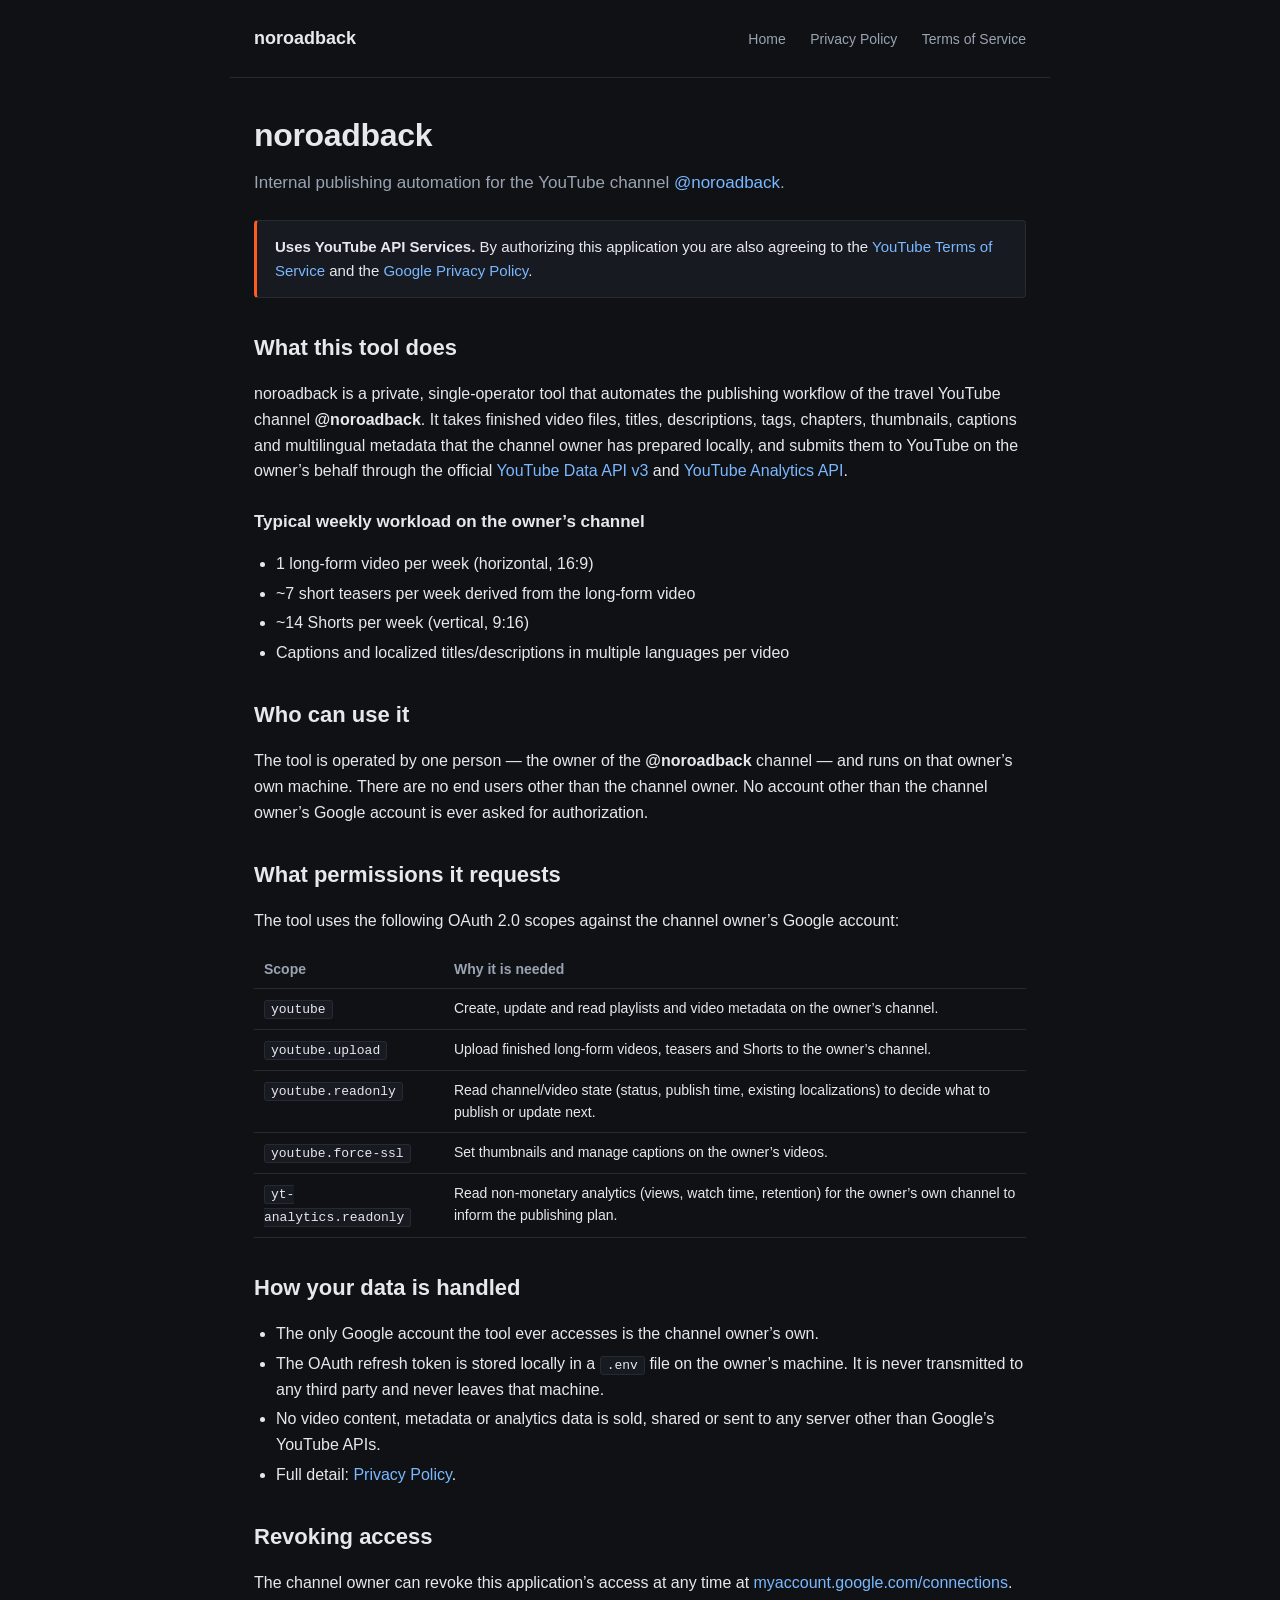
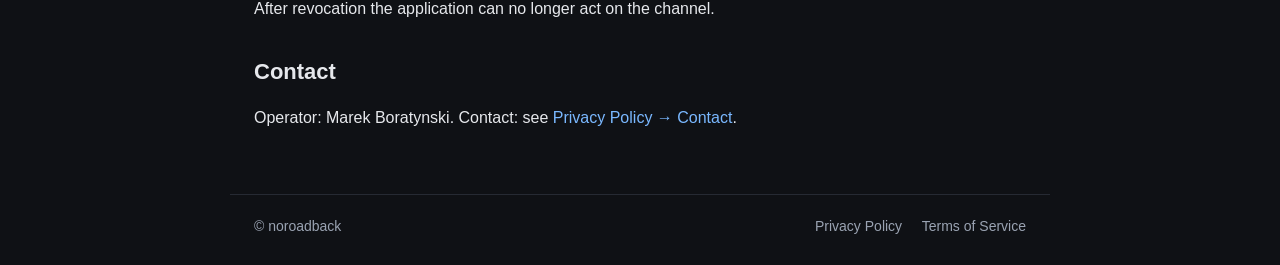
<file: index.html>
<!doctype html>
<html lang="en">
<head>
  <meta charset="utf-8">
  <meta name="viewport" content="width=device-width, initial-scale=1">
  <title>noroadback</title>
  <meta name="description" content="Internal publishing automation for the YouTube channel @noroadback. Uses the YouTube API Services.">
  <link rel="stylesheet" href="style.css">
</head>
<body>
  <header>
    <div class="brand">noroadback</div>
    <nav>
      <a href="index.html">Home</a>
      <a href="privacy.html">Privacy Policy</a>
      <a href="terms.html">Terms of Service</a>
    </nav>
  </header>

  <main>
    <h1>noroadback</h1>
    <p class="tagline">Internal publishing automation for the YouTube channel <a href="https://www.youtube.com/@noroadback" rel="noopener">@noroadback</a>.</p>

    <div class="callout">
      <strong>Uses YouTube API Services.</strong>
      By authorizing this application you are also agreeing to the
      <a href="https://www.youtube.com/t/terms" rel="noopener">YouTube Terms of Service</a> and the
      <a href="https://policies.google.com/privacy" rel="noopener">Google Privacy Policy</a>.
    </div>

    <h2>What this tool does</h2>
    <p>
      noroadback is a private, single-operator tool that automates the publishing workflow of
      the travel YouTube channel <strong>@noroadback</strong>. It takes finished video files, titles,
      descriptions, tags, chapters, thumbnails, captions and multilingual metadata that the channel
      owner has prepared locally, and submits them to YouTube on the owner&rsquo;s behalf through the
      official <a href="https://developers.google.com/youtube/v3" rel="noopener">YouTube Data API v3</a>
      and <a href="https://developers.google.com/youtube/analytics" rel="noopener">YouTube Analytics API</a>.
    </p>

    <h3>Typical weekly workload on the owner&rsquo;s channel</h3>
    <ul>
      <li>1 long-form video per week (horizontal, 16:9)</li>
      <li>~7 short teasers per week derived from the long-form video</li>
      <li>~14 Shorts per week (vertical, 9:16)</li>
      <li>Captions and localized titles/descriptions in multiple languages per video</li>
    </ul>

    <h2>Who can use it</h2>
    <p>
      The tool is operated by one person &mdash; the owner of the <strong>@noroadback</strong> channel &mdash;
      and runs on that owner&rsquo;s own machine. There are no end users other than the channel owner.
      No account other than the channel owner&rsquo;s Google account is ever asked for authorization.
    </p>

    <h2>What permissions it requests</h2>
    <p>The tool uses the following OAuth 2.0 scopes against the channel owner&rsquo;s Google account:</p>
    <table>
      <thead>
        <tr><th>Scope</th><th>Why it is needed</th></tr>
      </thead>
      <tbody>
        <tr><td><code>youtube</code></td><td>Create, update and read playlists and video metadata on the owner&rsquo;s channel.</td></tr>
        <tr><td><code>youtube.upload</code></td><td>Upload finished long-form videos, teasers and Shorts to the owner&rsquo;s channel.</td></tr>
        <tr><td><code>youtube.readonly</code></td><td>Read channel/video state (status, publish time, existing localizations) to decide what to publish or update next.</td></tr>
        <tr><td><code>youtube.force-ssl</code></td><td>Set thumbnails and manage captions on the owner&rsquo;s videos.</td></tr>
        <tr><td><code>yt-analytics.readonly</code></td><td>Read non-monetary analytics (views, watch time, retention) for the owner&rsquo;s own channel to inform the publishing plan.</td></tr>
      </tbody>
    </table>

    <h2>How your data is handled</h2>
    <ul>
      <li>The only Google account the tool ever accesses is the channel owner&rsquo;s own.</li>
      <li>The OAuth refresh token is stored locally in a <code>.env</code> file on the owner&rsquo;s machine. It is never transmitted to any third party and never leaves that machine.</li>
      <li>No video content, metadata or analytics data is sold, shared or sent to any server other than Google&rsquo;s YouTube APIs.</li>
      <li>Full detail: <a href="privacy.html">Privacy Policy</a>.</li>
    </ul>

    <h2>Revoking access</h2>
    <p>
      The channel owner can revoke this application&rsquo;s access at any time at
      <a href="https://myaccount.google.com/connections" rel="noopener">myaccount.google.com/connections</a>.
      After revocation the application can no longer act on the channel.
    </p>

    <h2>Contact</h2>
    <p>Operator: Marek Boratynski. Contact: see <a href="privacy.html#contact">Privacy Policy &rarr; Contact</a>.</p>
  </main>

  <footer>
    <div>&copy; noroadback</div>
    <div>
      <a href="privacy.html">Privacy Policy</a>
      <a href="terms.html">Terms of Service</a>
    </div>
  </footer>
</body>
</html>
</file>
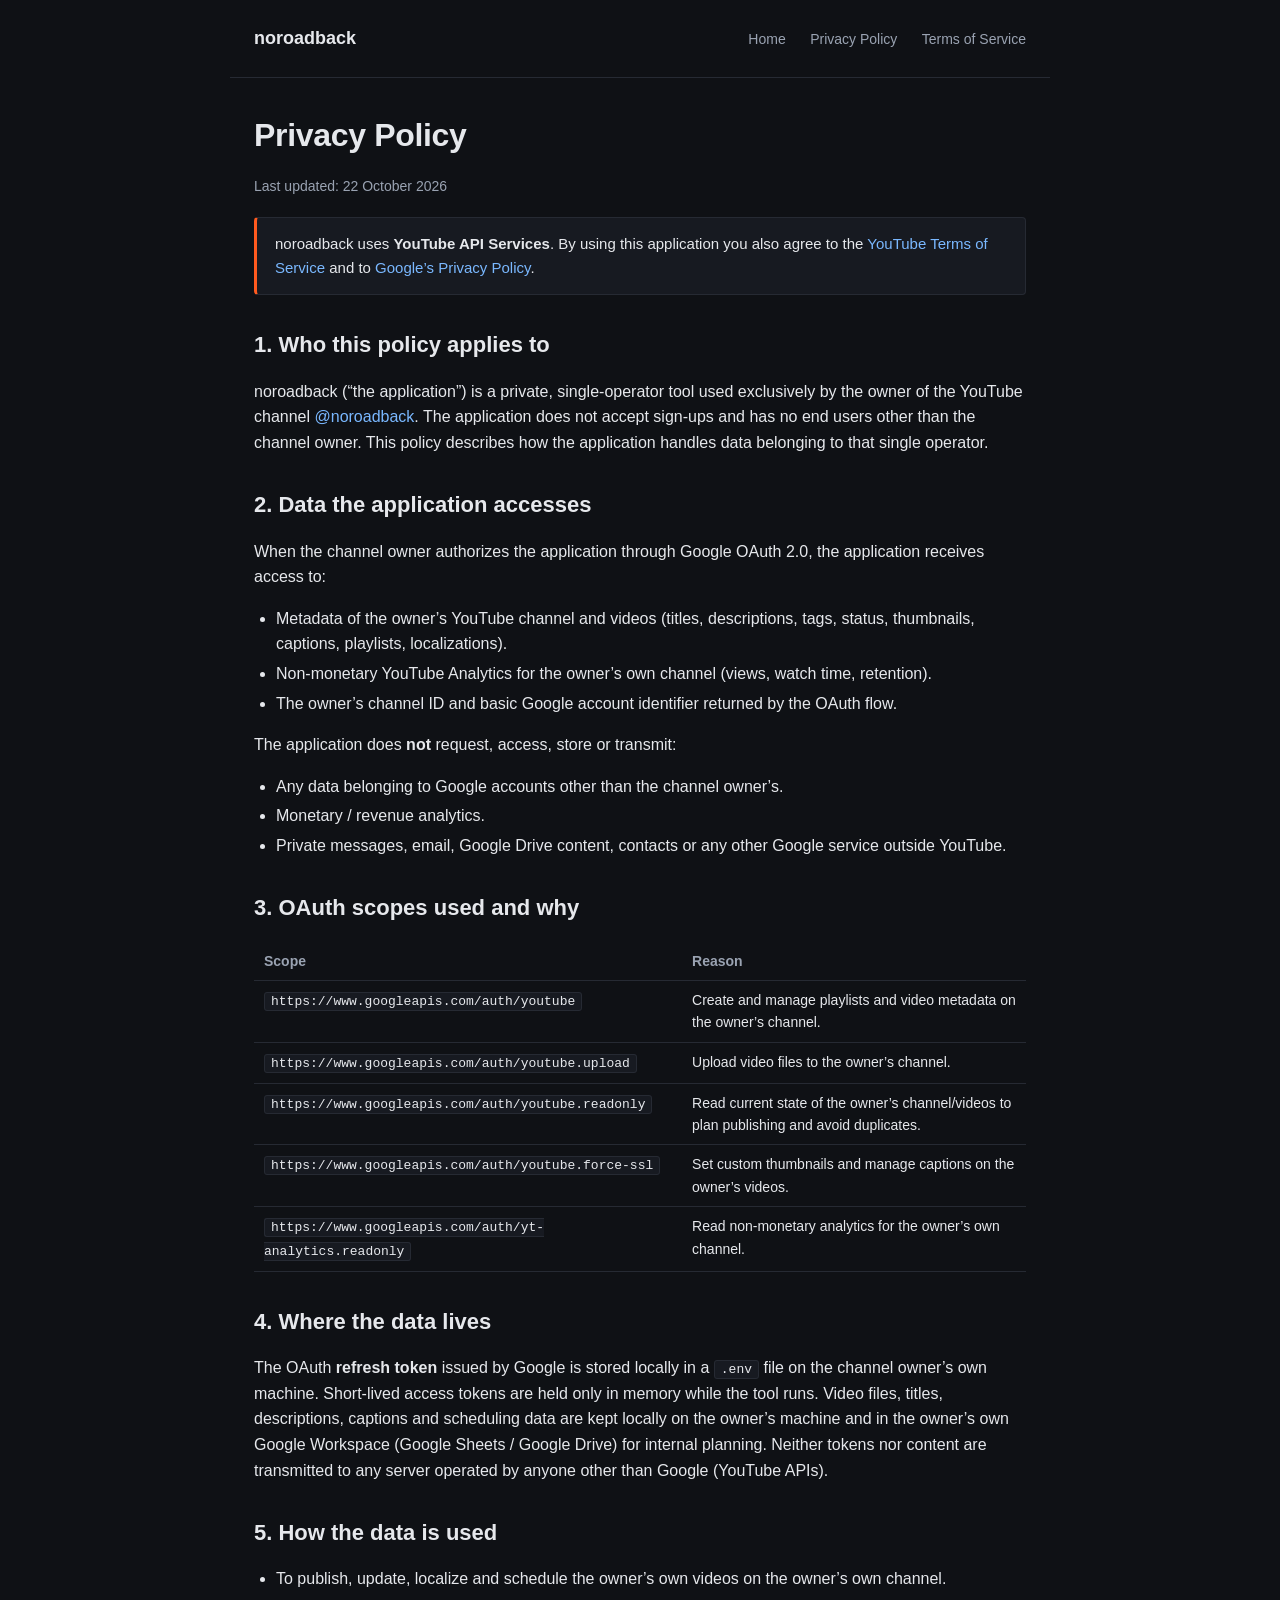
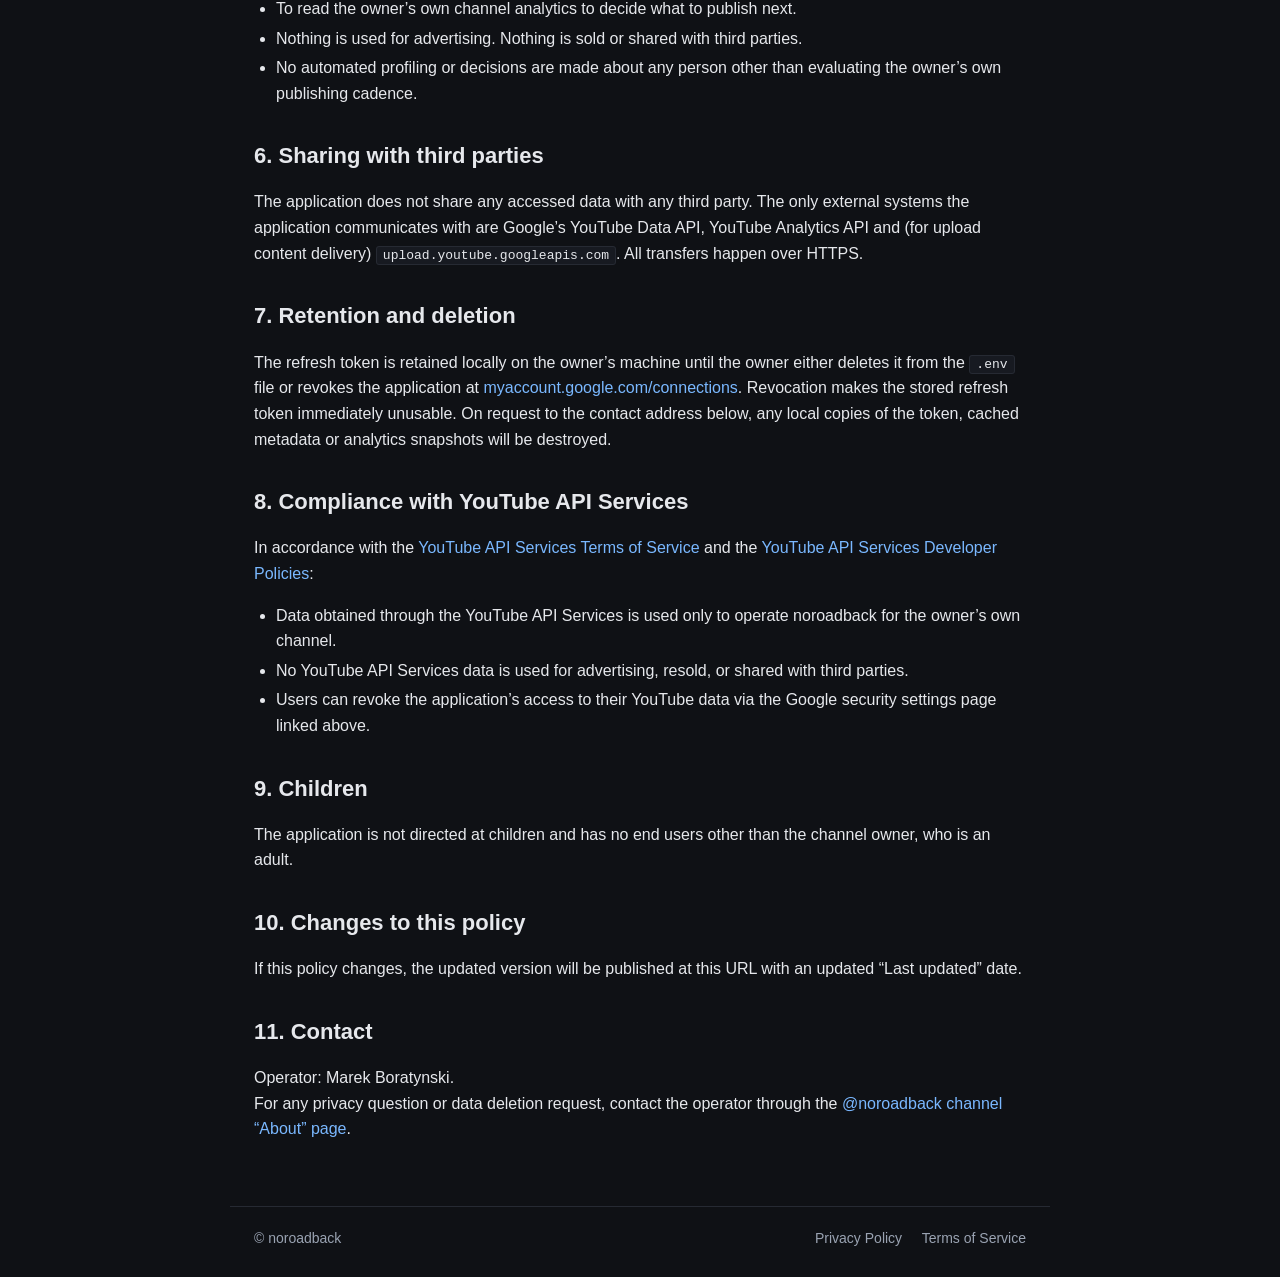
<file: privacy.html>
<!doctype html>
<html lang="en">
<head>
  <meta charset="utf-8">
  <meta name="viewport" content="width=device-width, initial-scale=1">
  <title>Privacy Policy &mdash; noroadback</title>
  <meta name="description" content="Privacy Policy for noroadback, a private publishing automation tool that uses the YouTube API Services.">
  <link rel="stylesheet" href="style.css">
</head>
<body>
  <header>
    <div class="brand">noroadback</div>
    <nav>
      <a href="index.html">Home</a>
      <a href="privacy.html">Privacy Policy</a>
      <a href="terms.html">Terms of Service</a>
    </nav>
  </header>

  <main>
    <h1>Privacy Policy</h1>
    <p class="muted small">Last updated: 22 October 2026</p>

    <div class="callout">
      noroadback uses <strong>YouTube API Services</strong>.
      By using this application you also agree to the
      <a href="https://www.youtube.com/t/terms" rel="noopener">YouTube Terms of Service</a> and to
      <a href="https://policies.google.com/privacy" rel="noopener">Google&rsquo;s Privacy Policy</a>.
    </div>

    <h2>1. Who this policy applies to</h2>
    <p>
      noroadback (&ldquo;the application&rdquo;) is a private, single-operator tool used
      exclusively by the owner of the YouTube channel
      <a href="https://www.youtube.com/@noroadback" rel="noopener">@noroadback</a>.
      The application does not accept sign-ups and has no end users other than the channel owner.
      This policy describes how the application handles data belonging to that single operator.
    </p>

    <h2>2. Data the application accesses</h2>
    <p>When the channel owner authorizes the application through Google OAuth 2.0, the application receives access to:</p>
    <ul>
      <li>Metadata of the owner&rsquo;s YouTube channel and videos (titles, descriptions, tags, status, thumbnails, captions, playlists, localizations).</li>
      <li>Non-monetary YouTube Analytics for the owner&rsquo;s own channel (views, watch time, retention).</li>
      <li>The owner&rsquo;s channel ID and basic Google account identifier returned by the OAuth flow.</li>
    </ul>
    <p>The application does <strong>not</strong> request, access, store or transmit:</p>
    <ul>
      <li>Any data belonging to Google accounts other than the channel owner&rsquo;s.</li>
      <li>Monetary / revenue analytics.</li>
      <li>Private messages, email, Google Drive content, contacts or any other Google service outside YouTube.</li>
    </ul>

    <h2>3. OAuth scopes used and why</h2>
    <table>
      <thead>
        <tr><th>Scope</th><th>Reason</th></tr>
      </thead>
      <tbody>
        <tr><td><code>https://www.googleapis.com/auth/youtube</code></td><td>Create and manage playlists and video metadata on the owner&rsquo;s channel.</td></tr>
        <tr><td><code>https://www.googleapis.com/auth/youtube.upload</code></td><td>Upload video files to the owner&rsquo;s channel.</td></tr>
        <tr><td><code>https://www.googleapis.com/auth/youtube.readonly</code></td><td>Read current state of the owner&rsquo;s channel/videos to plan publishing and avoid duplicates.</td></tr>
        <tr><td><code>https://www.googleapis.com/auth/youtube.force-ssl</code></td><td>Set custom thumbnails and manage captions on the owner&rsquo;s videos.</td></tr>
        <tr><td><code>https://www.googleapis.com/auth/yt-analytics.readonly</code></td><td>Read non-monetary analytics for the owner&rsquo;s own channel.</td></tr>
      </tbody>
    </table>

    <h2>4. Where the data lives</h2>
    <p>
      The OAuth <strong>refresh token</strong> issued by Google is stored locally in a
      <code>.env</code> file on the channel owner&rsquo;s own machine. Short-lived access tokens are
      held only in memory while the tool runs. Video files, titles, descriptions, captions and
      scheduling data are kept locally on the owner&rsquo;s machine and in the owner&rsquo;s own
      Google Workspace (Google Sheets / Google Drive) for internal planning. Neither tokens nor
      content are transmitted to any server operated by anyone other than Google (YouTube APIs).
    </p>

    <h2>5. How the data is used</h2>
    <ul>
      <li>To publish, update, localize and schedule the owner&rsquo;s own videos on the owner&rsquo;s own channel.</li>
      <li>To read the owner&rsquo;s own channel analytics to decide what to publish next.</li>
      <li>Nothing is used for advertising. Nothing is sold or shared with third parties.</li>
      <li>No automated profiling or decisions are made about any person other than evaluating the owner&rsquo;s own publishing cadence.</li>
    </ul>

    <h2>6. Sharing with third parties</h2>
    <p>
      The application does not share any accessed data with any third party. The only external
      systems the application communicates with are Google&rsquo;s YouTube Data API, YouTube Analytics
      API and (for upload content delivery) <code>upload.youtube.googleapis.com</code>.
      All transfers happen over HTTPS.
    </p>

    <h2>7. Retention and deletion</h2>
    <p>
      The refresh token is retained locally on the owner&rsquo;s machine until the owner either
      deletes it from the <code>.env</code> file or revokes the application at
      <a href="https://myaccount.google.com/connections" rel="noopener">myaccount.google.com/connections</a>.
      Revocation makes the stored refresh token immediately unusable. On request to the contact
      address below, any local copies of the token, cached metadata or analytics snapshots will be
      destroyed.
    </p>

    <h2>8. Compliance with YouTube API Services</h2>
    <p>
      In accordance with the
      <a href="https://developers.google.com/youtube/terms/api-services-terms-of-service" rel="noopener">YouTube API Services Terms of Service</a>
      and the
      <a href="https://developers.google.com/youtube/terms/developer-policies" rel="noopener">YouTube API Services Developer Policies</a>:
    </p>
    <ul>
      <li>Data obtained through the YouTube API Services is used only to operate noroadback for the owner&rsquo;s own channel.</li>
      <li>No YouTube API Services data is used for advertising, resold, or shared with third parties.</li>
      <li>Users can revoke the application&rsquo;s access to their YouTube data via the Google security settings page linked above.</li>
    </ul>

    <h2>9. Children</h2>
    <p>The application is not directed at children and has no end users other than the channel owner, who is an adult.</p>

    <h2>10. Changes to this policy</h2>
    <p>If this policy changes, the updated version will be published at this URL with an updated &ldquo;Last updated&rdquo; date.</p>

    <h2 id="contact">11. Contact</h2>
    <p>
      Operator: Marek Boratynski.<br>
      For any privacy question or data deletion request, contact the operator through the
      <a href="https://www.youtube.com/@noroadback/about" rel="noopener">@noroadback channel &ldquo;About&rdquo; page</a>.
    </p>
  </main>

  <footer>
    <div>&copy; noroadback</div>
    <div>
      <a href="privacy.html">Privacy Policy</a>
      <a href="terms.html">Terms of Service</a>
    </div>
  </footer>
</body>
</html>
</file>
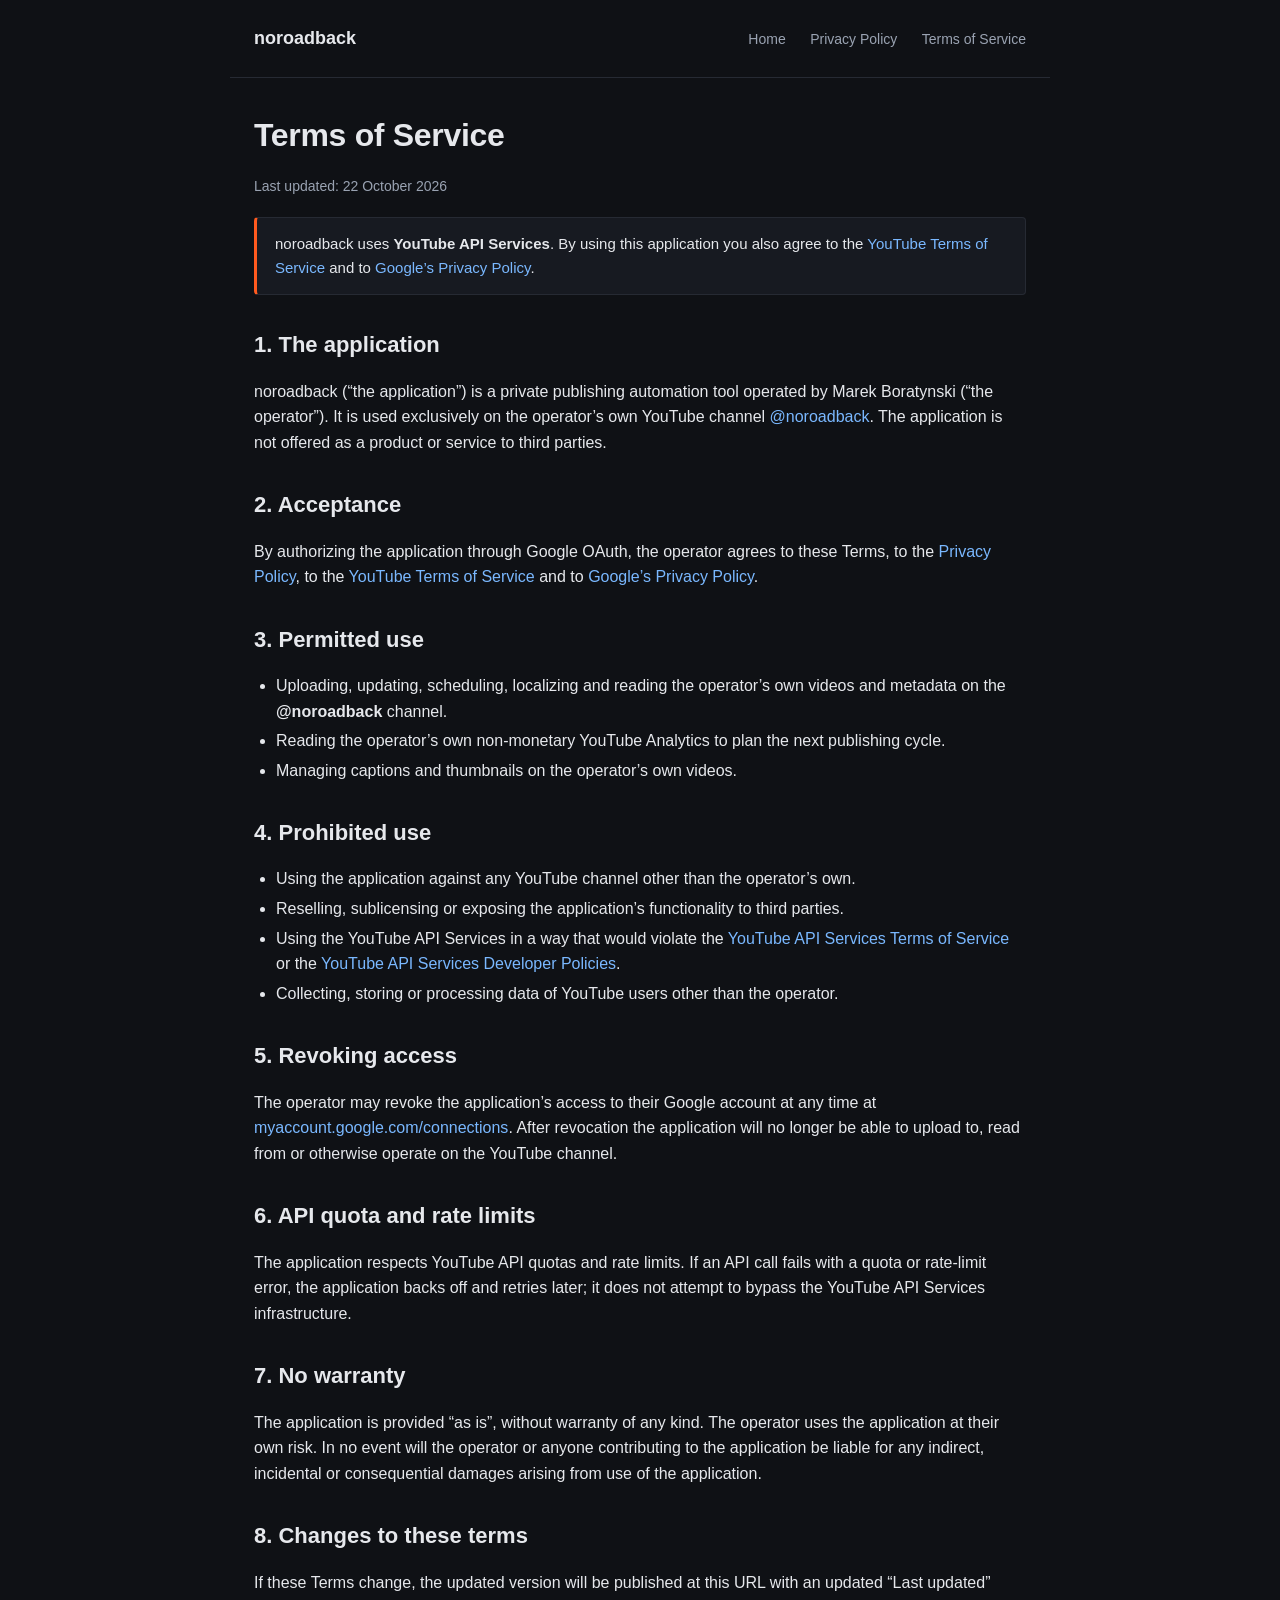
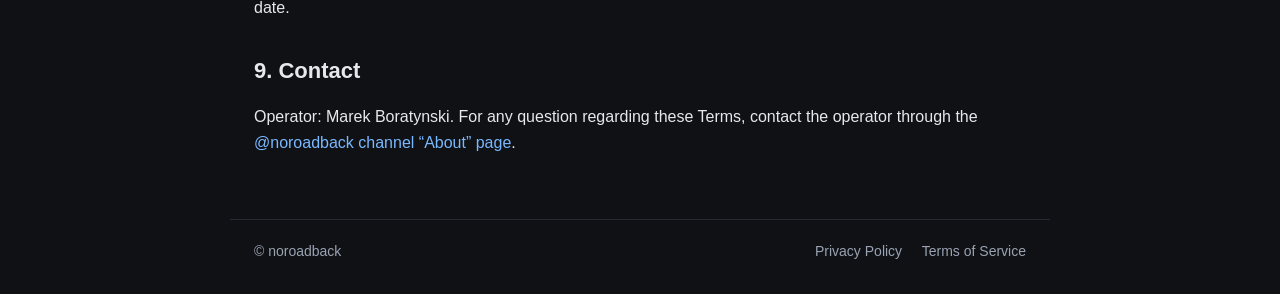
<file: terms.html>
<!doctype html>
<html lang="en">
<head>
  <meta charset="utf-8">
  <meta name="viewport" content="width=device-width, initial-scale=1">
  <title>Terms of Service &mdash; noroadback</title>
  <meta name="description" content="Terms of Service for noroadback, a private publishing automation tool that uses the YouTube API Services.">
  <link rel="stylesheet" href="style.css">
</head>
<body>
  <header>
    <div class="brand">noroadback</div>
    <nav>
      <a href="index.html">Home</a>
      <a href="privacy.html">Privacy Policy</a>
      <a href="terms.html">Terms of Service</a>
    </nav>
  </header>

  <main>
    <h1>Terms of Service</h1>
    <p class="muted small">Last updated: 22 October 2026</p>

    <div class="callout">
      noroadback uses <strong>YouTube API Services</strong>.
      By using this application you also agree to the
      <a href="https://www.youtube.com/t/terms" rel="noopener">YouTube Terms of Service</a> and to
      <a href="https://policies.google.com/privacy" rel="noopener">Google&rsquo;s Privacy Policy</a>.
    </div>

    <h2>1. The application</h2>
    <p>
      noroadback (&ldquo;the application&rdquo;) is a private publishing automation
      tool operated by Marek Boratynski (&ldquo;the operator&rdquo;). It is used exclusively on
      the operator&rsquo;s own YouTube channel
      <a href="https://www.youtube.com/@noroadback" rel="noopener">@noroadback</a>.
      The application is not offered as a product or service to third parties.
    </p>

    <h2>2. Acceptance</h2>
    <p>
      By authorizing the application through Google OAuth, the operator agrees to these Terms,
      to the <a href="privacy.html">Privacy Policy</a>, to the
      <a href="https://www.youtube.com/t/terms" rel="noopener">YouTube Terms of Service</a> and
      to <a href="https://policies.google.com/privacy" rel="noopener">Google&rsquo;s Privacy Policy</a>.
    </p>

    <h2>3. Permitted use</h2>
    <ul>
      <li>Uploading, updating, scheduling, localizing and reading the operator&rsquo;s own videos and metadata on the <strong>@noroadback</strong> channel.</li>
      <li>Reading the operator&rsquo;s own non-monetary YouTube Analytics to plan the next publishing cycle.</li>
      <li>Managing captions and thumbnails on the operator&rsquo;s own videos.</li>
    </ul>

    <h2>4. Prohibited use</h2>
    <ul>
      <li>Using the application against any YouTube channel other than the operator&rsquo;s own.</li>
      <li>Reselling, sublicensing or exposing the application&rsquo;s functionality to third parties.</li>
      <li>Using the YouTube API Services in a way that would violate the
        <a href="https://developers.google.com/youtube/terms/api-services-terms-of-service" rel="noopener">YouTube API Services Terms of Service</a>
        or the
        <a href="https://developers.google.com/youtube/terms/developer-policies" rel="noopener">YouTube API Services Developer Policies</a>.</li>
      <li>Collecting, storing or processing data of YouTube users other than the operator.</li>
    </ul>

    <h2>5. Revoking access</h2>
    <p>
      The operator may revoke the application&rsquo;s access to their Google account at any time at
      <a href="https://myaccount.google.com/connections" rel="noopener">myaccount.google.com/connections</a>.
      After revocation the application will no longer be able to upload to, read from or
      otherwise operate on the YouTube channel.
    </p>

    <h2>6. API quota and rate limits</h2>
    <p>
      The application respects YouTube API quotas and rate limits. If an API call fails with a
      quota or rate-limit error, the application backs off and retries later; it does not attempt
      to bypass the YouTube API Services infrastructure.
    </p>

    <h2>7. No warranty</h2>
    <p>
      The application is provided &ldquo;as is&rdquo;, without warranty of any kind. The operator
      uses the application at their own risk. In no event will the operator or anyone contributing
      to the application be liable for any indirect, incidental or consequential damages arising
      from use of the application.
    </p>

    <h2>8. Changes to these terms</h2>
    <p>
      If these Terms change, the updated version will be published at this URL with an updated
      &ldquo;Last updated&rdquo; date.
    </p>

    <h2>9. Contact</h2>
    <p>
      Operator: Marek Boratynski. For any question regarding these Terms, contact the operator
      through the
      <a href="https://www.youtube.com/@noroadback/about" rel="noopener">@noroadback channel &ldquo;About&rdquo; page</a>.
    </p>
  </main>

  <footer>
    <div>&copy; noroadback</div>
    <div>
      <a href="privacy.html">Privacy Policy</a>
      <a href="terms.html">Terms of Service</a>
    </div>
  </footer>
</body>
</html>
</file>
<file: style.css>
:root {
  --bg: #0f1115;
  --surface: #171a21;
  --border: #262a33;
  --text: #e6e8ec;
  --muted: #9aa3b2;
  --accent: #ff5a1f;
  --link: #7ab8ff;
  --max: 820px;
}

* { box-sizing: border-box; }

html, body {
  margin: 0;
  padding: 0;
  background: var(--bg);
  color: var(--text);
  font-family: -apple-system, BlinkMacSystemFont, "Segoe UI", Roboto, "Helvetica Neue", Arial, sans-serif;
  font-size: 16px;
  line-height: 1.6;
}

a { color: var(--link); text-decoration: none; }
a:hover { text-decoration: underline; }

header, main, footer { max-width: var(--max); margin: 0 auto; padding: 0 24px; }

header {
  display: flex;
  justify-content: space-between;
  align-items: center;
  flex-wrap: wrap;
  padding-top: 24px;
  padding-bottom: 24px;
  border-bottom: 1px solid var(--border);
}

.brand {
  font-weight: 700;
  font-size: 18px;
  color: var(--text);
}

nav a {
  margin-left: 20px;
  color: var(--muted);
  font-size: 14px;
}

nav a:hover { color: var(--text); }

main { padding-top: 32px; padding-bottom: 48px; }

h1 { font-size: 32px; margin: 0 0 8px; letter-spacing: -0.01em; }
h2 { font-size: 22px; margin: 32px 0 8px; }
h3 { font-size: 17px; margin: 24px 0 6px; color: var(--text); }

p, li { color: var(--text); }
.muted { color: var(--muted); }
.small { font-size: 14px; }

.tagline {
  color: var(--muted);
  font-size: 17px;
  margin: 0 0 24px;
}

.callout {
  background: var(--surface);
  border: 1px solid var(--border);
  border-left: 3px solid var(--accent);
  padding: 14px 18px;
  margin: 20px 0;
  border-radius: 4px;
  font-size: 15px;
}

code {
  background: var(--surface);
  border: 1px solid var(--border);
  padding: 1px 6px;
  border-radius: 3px;
  font-size: 13px;
  font-family: "SF Mono", Menlo, Consolas, monospace;
}

ul { padding-left: 22px; }
li { margin: 4px 0; }

table {
  width: 100%;
  border-collapse: collapse;
  margin: 16px 0;
  font-size: 14px;
}
th, td {
  text-align: left;
  padding: 8px 10px;
  border-bottom: 1px solid var(--border);
  vertical-align: top;
}
th { color: var(--muted); font-weight: 600; }

footer {
  border-top: 1px solid var(--border);
  padding-top: 20px;
  padding-bottom: 32px;
  color: var(--muted);
  font-size: 14px;
  display: flex;
  justify-content: space-between;
  flex-wrap: wrap;
  gap: 12px;
}
footer a { color: var(--muted); margin-left: 16px; }
footer a:first-of-type { margin-left: 0; }

@media (max-width: 560px) {
  header { flex-direction: column; align-items: flex-start; gap: 10px; }
  nav a { margin-left: 0; margin-right: 16px; }
  footer { flex-direction: column; }
  footer a { margin-left: 0; }
}
</file>
